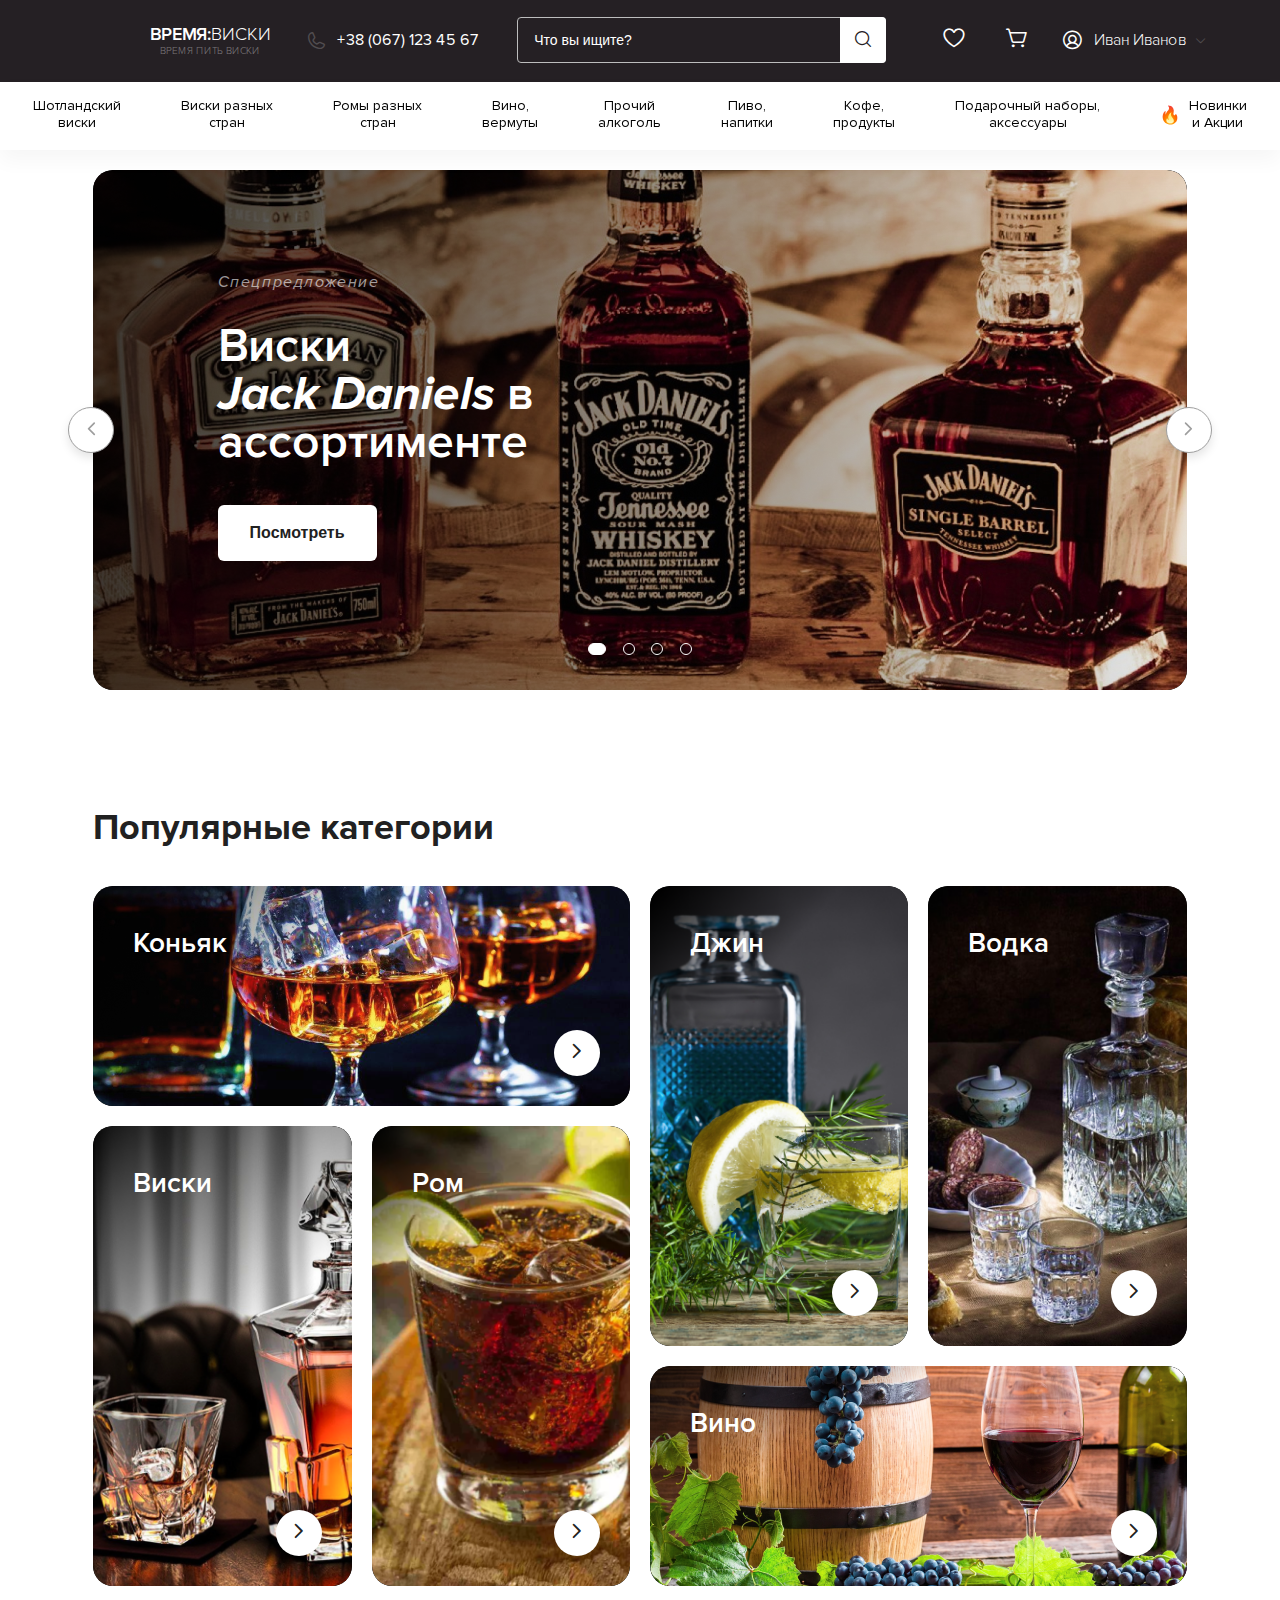
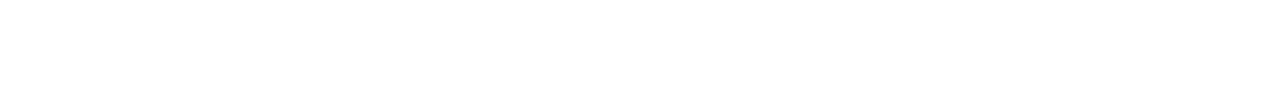
<file: index.html>
<!DOCTYPE html>
<html lang="en">
<head>
    <meta charset="UTF-8">
    <meta http-equiv="X-UA-Compatible" content="IE=edge">
    <meta name="viewport" content="width=device-width, initial-scale=1.0">
    <title>ВРЕМЯ:ВИСКИ</title>
    <link rel="stylesheet" href="css/fonts.css">
    <link rel="stylesheet" href="css/iconFont.css">
    <link rel="stylesheet" href="/css/slick.css">
    <link rel="stylesheet" href="css/style.css">
</head>
<body>
    <header class="header">
        <div class="container">
            <div class="wrapper">
                <div class="header-burger">
                    <span class="header-burger__inner">
                    </span>
                </div>
                <div class="logo">
                    <a href="#" class="logo__link">
                        <div class="logo__sign">ВРЕМЯ:<span class="thin">ВИСКИ</span></div>
                    </a>
                    <div class="logo__slogan">Время пить виски</div>
                </div>
                <div class="phone-block">
                    <span class="icon-phone">
                    </span>
                    <a href="tel:+380671234567" class="telephone">+38 (067) 123 45 67</a>
                </div>
                <form class="search-line__form">
                    <input type="text" class="input" placeholder="Что вы ищите?">
                    <button type="submit" class="button"><span class="icon-magnifier"></span></button>
                </form>
                
                <div class="user-product-collection">
                    <div class="favorites">
                        <span class="icon-heart"></span>
                    </div>
                    <div class="shopping-cart">
                        <span class="icon-shoppingCart"></span>
                    </div>
                </div>
            
            
                <div class="user-block">
                    <span class="icon-userCircle"></span>
                    <div class="user-block__name">Иван Иванов</div>
                    <span class="icon-caretDown"></span>
                </div>
            
            </div> 
            
        </div>
    </header>
    <div class="mobile-menu">
        <div class="mobile-menu-user-block">
            <div class="container">
                <div class="mobile-menu-user-main">
                    <span class="icon-userCircle icon-userCircle_mobile"></span>
                    <div class="mobile-menu-user-main__name">Иван Иванов</div>
                    <span class="icon-caretDown icon-caretDown_mobile"></span>
                    
                </div>
                <div class="personal-settings">
                    <a class="personal-settings__info">Личные данные</a>
                    <a class="personal-settings__orders">Мои заказы<span class="order-count"> (2)</span></a>
                    <a class="personal-settings__favorites">Избранное<span class="favorites-count"> (3)</span></a>
                    <a class="personal-settings__account-exit">Выйти из аккаунта</a>        
                </div>
            </div>
        </div>
        <div class="mobile-menu-customer-info">
            <div class="container">
                <div class="btn-mobile">
                    <span class="btn-mobile__name">Перейти в каталог</span>
                    <img src="assets/icons/ArrowRight.svg" alt="arrow" class="btn-mobile__icon">
                </div>
                <a class="mobile-menu-customer-info__item">Доставка и оплата</a>
                <a class="mobile-menu-customer-info__item">Возврат и обмен</a>
                <a class="mobile-menu-customer-info__item">Контакты</a>
                <a class="mobile-menu-customer-info__item">О нас</a>
            </div>
        </div>
        <div class="mobile-menu-footer-contacts">
            <div class="container">
                <div class="mobile-menu-footer-contacts__phone-block">
                    <img src="assets/icons/Phone.svg" alt="phone-icon" class="phone-block__icon">
                    <a href="tel:+380671234567" class="telephone">+38 (067) 123 45 67</a>
                </div>
                <div class="mobile-menu-footer-contacts__mail-block">
                    <img src="assets/icons/EnvelopeSimple.svg" alt="envelope-icon" class="mail-block__icon">
                    <a href="mailto:whickey@mail.com" class="email">whickey@mail.com</a>
                </div>
                <div class="mobile-menu-footer-contacts__social-media-icons">
                    <a href="#" class="social-media-icon">
                        <img src="assets/icons/instagramm.svg" alt="instagram">
                    </a>
                    <a href="#" class="social-media-icon">
                        <img src="assets/icons/telegramm.svg" alt="telegram">
                    </a>
                    <a href="#" class="social-media-icon">
                        <img src="assets/icons/facebook.svg" alt="facebook">
                    </a>
                </div>
            </div>
        </div>
            
    </div>
    
    <div class="subheader">
        <div class="container">
            <nav class="product-types">
                <div class="product-type__item">
                    Шотландский<br>виски
                </div>
                <div class="product-type__item">
                    Виски разных<br>стран
                </div>
                <div class="product-type__item">
                    Ромы разных<br>стран
                </div>
                <div class="product-type__item">
                    Вино,<br>вермуты
                </div>
                <div class="product-type__item">
                    Прочий<br>алкоголь
                </div>
                <div class="product-type__item">
                    Пиво,<br>напитки
                </div>
                <div class="product-type__item">
                    Кофе,<br>продукты
                </div>
                <div class="product-type__item">
                    Подарочный наборы,<br>аксессуары
                </div>
                <div class="product-type__item">
                    <img class="icon-fire" src="assets/icons/fire.svg" alt="fire_sign">
                    Новинки<br>и Акции
                </div>
            </nav>
        </div>
    </div>
    

    <div class="overlay"></div>
    
    <div class="megamenu-with-buttons">
        <div class="megamenu__content">
            <div class="megamenu__column">
                <div class="btn_megamenu">Вид Напитка 1</div>
                <div class="btn_megamenu">Вид Напитка 2</div>
                <div class="btn_megamenu">Вид Напитка 3</div>
            </div>
            <div class="megamenu__column">
                <div class="megamenu__heading">
                    Тип
                </div>
                <a href="#" class="megamenu_item">
                    Виски номер 1
                </a>
                <a href="#" class="megamenu_item">
                    Виски номер 2
                </a>
                <a href="#" class="megamenu_item">
                    Виски номер 3
                </a>
                <a href="#" class="megamenu_item">
                    Виски номер 4
                </a>
                <a href="#" class="megamenu_item">
                    Виски номер 5
                </a>
            </div>
            <div class="megamenu__column">
                <div class="megamenu__heading">
                    Страна
                </div>
                <a href="#" class="megamenu_item">
                    Страна номер 1
                </a>
                <a href="#" class="megamenu_item">
                    Страна номер 2
                </a>
                <a href="#" class="megamenu_item">
                    Страна номер 3
                </a>
                <a href="#" class="megamenu_item">
                    Страна номер 4
                </a>
                <a href="#" class="megamenu_item">
                    Страна номер 5
                </a>
            </div>
            <div class="megamenu__column">
                <div class="megamenu__heading">
                    Бренды
                </div>
                <a href="#" class="megamenu_item">
                    Бренд номер 1 
                </a>
                <a href="#" class="megamenu_item">
                    Бренд номер 2
                </a>
                <a href="#" class="megamenu_item">
                    Бренд номер 3
                </a>
                <a href="#" class="megamenu_item">
                    Бренд номер 4
                </a>
                <a href="#" class="megamenu_item">
                    Бренд номер 5
                </a>
            </div>
            <div class="megamenu__column">
                <a href="#" class="megamenu-image-block">
                    <span class="megamenu-image-block__image-name">
                        Пиво по акции
                    </span>
                    <img src="/assets/img/beer_banner_megamenu.png" alt="product_photo" class="megamenu-image image_hover-effect">
                </a>
            </div>
        </div>
    </div>

    <div class="megamenu-without-buttons">
        <div class="megamenu__content">
            <div class="megamenu__column">
                <div class="megamenu__heading">
                    Тип
                </div>
                <a href="#" class="megamenu_item">
                    Виски номер 1
                </a>
                <a href="#" class="megamenu_item">
                    Виски номер 2
                </a>
                <a href="#" class="megamenu_item">
                    Виски номер 3
                </a>
                <a href="#" class="megamenu_item">
                    Виски номер 4
                </a>
                <a href="#" class="megamenu_item">
                    Виски номер 5
                </a>
            </div>
            <div class="megamenu__column">
                <div class="megamenu__heading">
                    Выдержка
                </div>
                <a href="#" class="megamenu_item">
                    значение 1
                </a>
                <a href="#" class="megamenu_item">
                    значение 2
                </a>
                <a href="#" class="megamenu_item">
                    значение 3
                </a>
                <a href="#" class="megamenu_item">
                    значение 4
                </a>
                <a href="#" class="megamenu_item">
                    значение 5
                </a>
            </div>
            <div class="megamenu__column">
                <div class="megamenu__heading">
                    Страна
                </div>
                <a href="#" class="megamenu_item">
                    Страна номер 1
                </a>
                <a href="#" class="megamenu_item">
                    Страна номер 2
                </a>
                <a href="#" class="megamenu_item">
                    Страна номер 3
                </a>
                <a href="#" class="megamenu_item">
                    Страна номер 4
                </a>
                <a href="#" class="megamenu_item">
                    Страна номер 5
                </a>
            </div>
            <div class="megamenu__column">
                <div class="megamenu__heading">
                    Бренды
                </div>
                <a href="#" class="megamenu_item">
                    Бренд номер 1 
                </a>
                <a href="#" class="megamenu_item">
                    Бренд номер 2
                </a>
                <a href="#" class="megamenu_item">
                    Бренд номер 3
                </a>
                <a href="#" class="megamenu_item">
                    Бренд номер 4
                </a>
                <a href="#" class="megamenu_item">
                    Бренд номер 5
                </a>
            </div>
            <div class="megamenu__column">
                <a href="#" class="megamenu-image-block">
                    <span class="megamenu-image-block__image-name">
                        Пиво по акции
                    </span>
                    <img src="/assets/img/beer_banner_megamenu.png" alt="product_photo" class="megamenu-image image_hover-effect">
                </a>
            </div>
        </div>
    </div>
    
    <div class="container">        
        <form class="search-line__form-mobile">
            <input type="text" class="input" placeholder="Что вы ищите?">
            <button type="submit" class="button">
                <span class="icon-magnifier"></span>
            </button>
        </form>
    </div>

    <section class="slider-section">
        <div class="container">
            <div class="slider">
                <div class="slider__slide">
                    <picture>
                        <source media="(max-width:576px)" srcset="assets/img/mobile_firstScreenSlider1.png">
                        <img src="assets/img/firstScreenSlider1.png" alt="slide1" class="slider__image image_hover-effect">
                    </picture> 
                    <div class="slider__message"> 
                        <span class="slider__message-type">Спецпредложение</span>
                        <h1 class="message">
                            Виски <span class="product">Jack Daniels</span>
                            в ассортименте
                        </h1>
                        <button class="btn">Посмотреть</button>
                    </div>
                </div>
                <div class="slider__slide">
                    <picture>
                        <source media="(max-width:576px)" srcset="assets/img/mobile_firstScreenSlider1.png">
                        <img src="assets/img/firstScreenSlider1.png" alt="slide1" class="slider__image image_hover-effect">
                    </picture>
                    <div class="slider__message"> 
                        <span class="slider__message-type">Спецпредложение</span>
                        <h1 class="message">
                            Виски <span class="product">Jack Daniels</span>
                            в ассортименте
                        </h1>
                        <button class="btn">Посмотреть</button>
                    </div>
                </div>
                <div class="slider__slide">
                    <picture>
                        <source media="(max-width:576px)" srcset="assets/img/mobile_firstScreenSlider1.png">
                        <img src="assets/img/firstScreenSlider1.png" alt="slide1" class="slider__image image_hover-effect">
                    </picture>
                    <div class="slider__message"> 
                        <span class="slider__message-type">Спецпредложение</span>
                        <h1 class="message">
                            Виски <span class="product">Jack Daniels</span>
                            в ассортименте
                        </h1>
                        <button class="btn">Посмотреть</button>
                    </div>
                </div>
                <div class="slider__slide">
                    <picture>
                        <source media="(max-width:576px)" srcset="assets/img/mobile_firstScreenSlider1.png">
                        <img src="assets/img/firstScreenSlider1.png" alt="slide1" class="slider__image image_hover-effect">
                    </picture>
                    <div class="slider__message"> 
                        <span class="slider__message-type">Спецпредложение</span>
                        <h1 class="message">
                            Виски <span class="product">Jack Daniels</span>
                            в ассортименте
                        </h1>
                        <button class="btn">Посмотреть</button>
                    </div>
                </div>
            </div>
        </div>

    </section>
    <section class="categories">
        <div class="container">
            <h2 class="section-heading">
                Популярные категории
            </h2>
            <div class="categories-wrapper">
                <a class="image-block">
                    <span class="image-block__name">Коньяк</span>
                    <button class="btn_arrow">
                        <span class="icon-caretRight"></span>
                    </button>
                    <picture>
                        <source media="(max-width:680px)" srcset="assets/img/mobile_2nd_section_1.png">
                        <img src="assets/img/2nd_section_1.png" alt="image_1" class="image image_hover-effect i1">
                    </picture>
                </a>
                <a class="image-block">
                    <span class="image-block__name">Джин</span>
                    <button class="btn_arrow">
                        <span class="icon-caretRight"></span>
                    </button>
                    <picture>
                        <source media="(max-width:680px)" srcset="assets/img/mobile_2nd_section_2.png">
                        <img src="assets/img/2nd_section_2.png" alt="image_2" class="image image_hover-effect i2">
                    </picture>
                </a>
                <a class="image-block">
                    <span class="image-block__name">Водка</span>
                    <button class="btn_arrow">
                        <span class="icon-caretRight"></span>
                    </button>
                    <picture>
                        <source media="(max-width:680px)" srcset="assets/img/mobile_2nd_section_3.png">
                        <img src="assets/img/2nd_section_3.png" alt="image_3" class="image image_hover-effect i3">
                    </picture>
                </a>
                <a class="image-block">
                    <span class="image-block__name">Виски</span>
                    <button class="btn_arrow">
                        <span class="icon-caretRight"></span>
                    </button>
                    <picture>
                        <source media="(max-width:680px)" srcset="assets/img/mobile_2nd_section_4.png">
                        <img src="assets/img/2nd_section_4.png" alt="image_4" class="image image_hover-effect i4">
                    </picture>
                </a>
                <a class="image-block">
                    <span class="image-block__name">Ром</span>
                    <button class="btn_arrow">
                        <span class="icon-caretRight"></span>
                    </button>
                    <picture>
                        <source media="(max-width:680px)" srcset="assets/img/mobile_2nd_section_5.png">
                        <img src="assets/img/2nd_section_5.png" alt="image_5" class="image image_hover-effect i5">
                    </picture>
                </a>
                <a class="image-block">
                    <span class="image-block__name">Вино</span>
                    <button class="btn_arrow">
                        <span class="icon-caretRight"></span>
                    </button>
                    <picture>
                        <source media="(max-width:680px)" srcset="assets/img/mobile_2nd_section_6.png">
                        <img src="assets/img/2nd_section_6.png" alt="image_6" class="image image_hover-effect i6">
                    </picture>
                </a>
            </div>
        </div>
    </section>


    

    
    
    <script  src="/js/slider/jquery-3.6.0.min.js"></script>
    <script  src="/js/slider/slick.min.js"></script>
    <script  src="/js/slider/slider.js"></script>
</body>
</html>
</file>
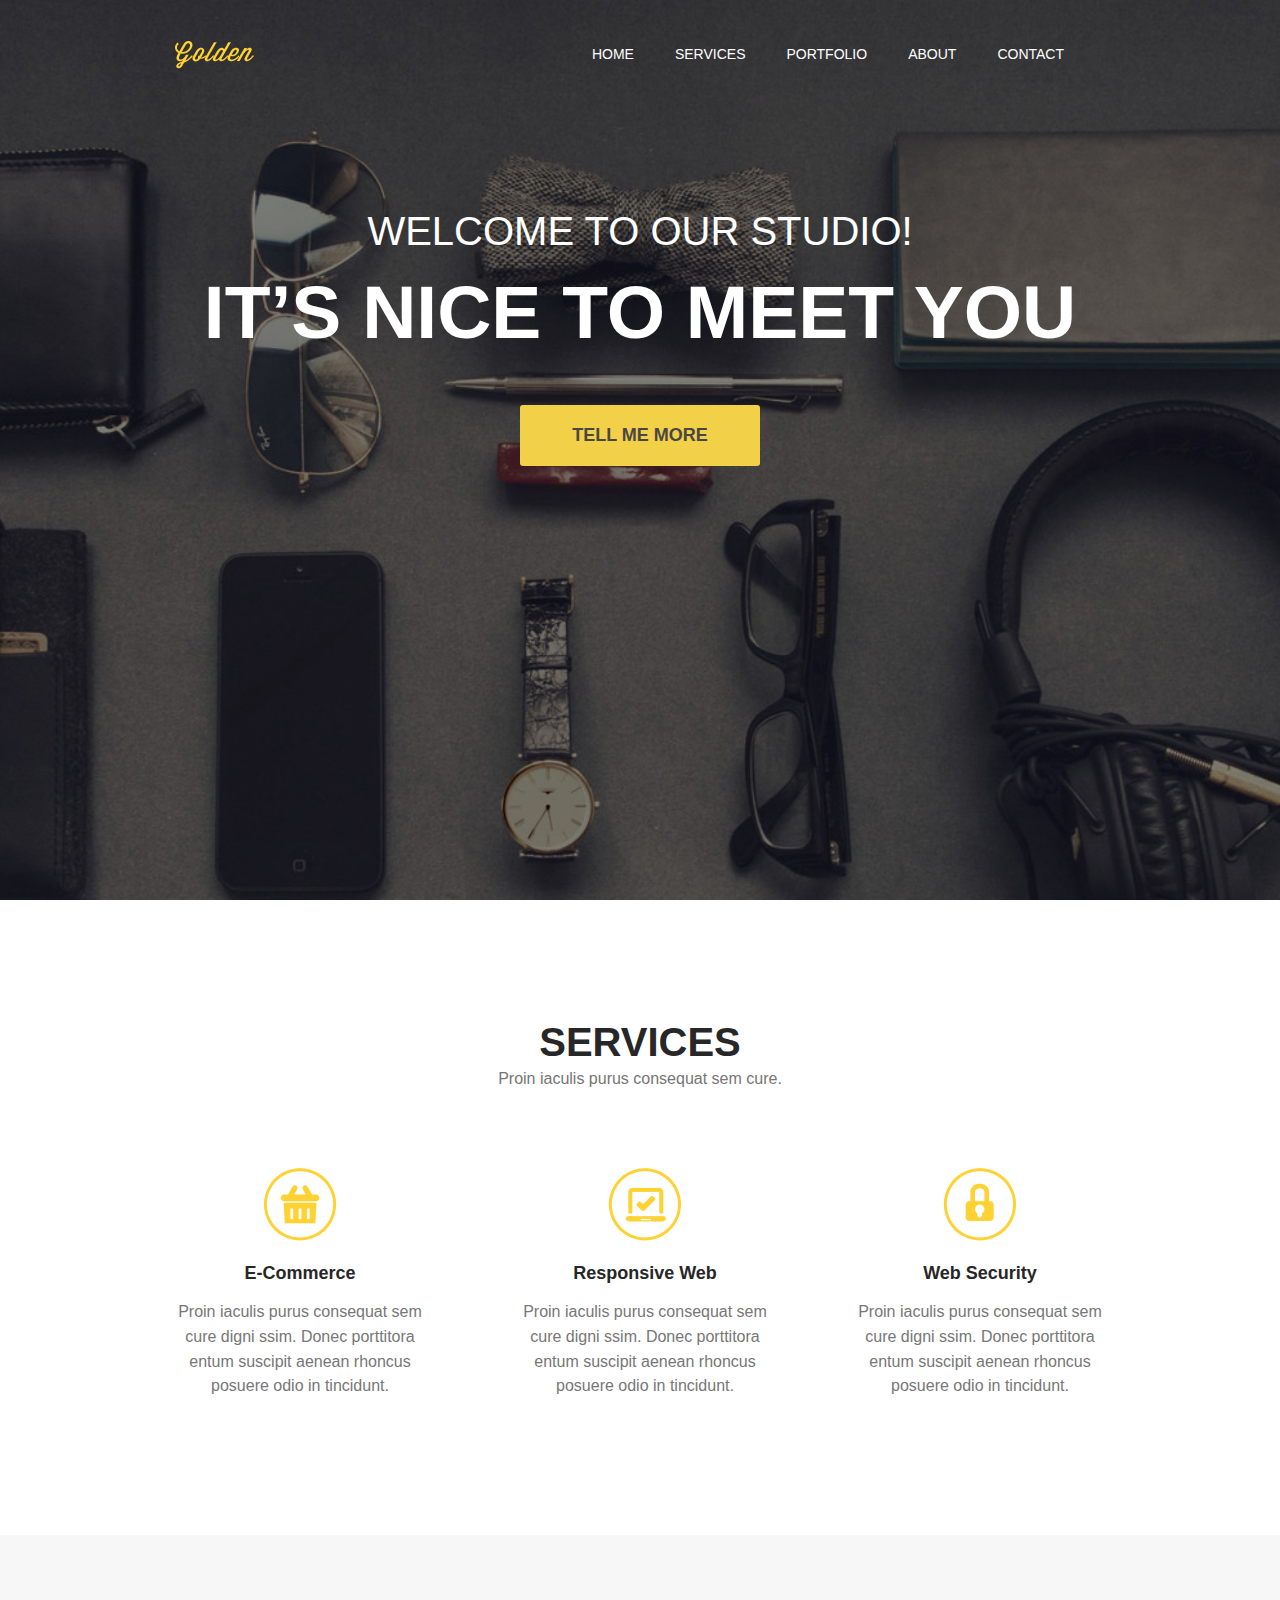
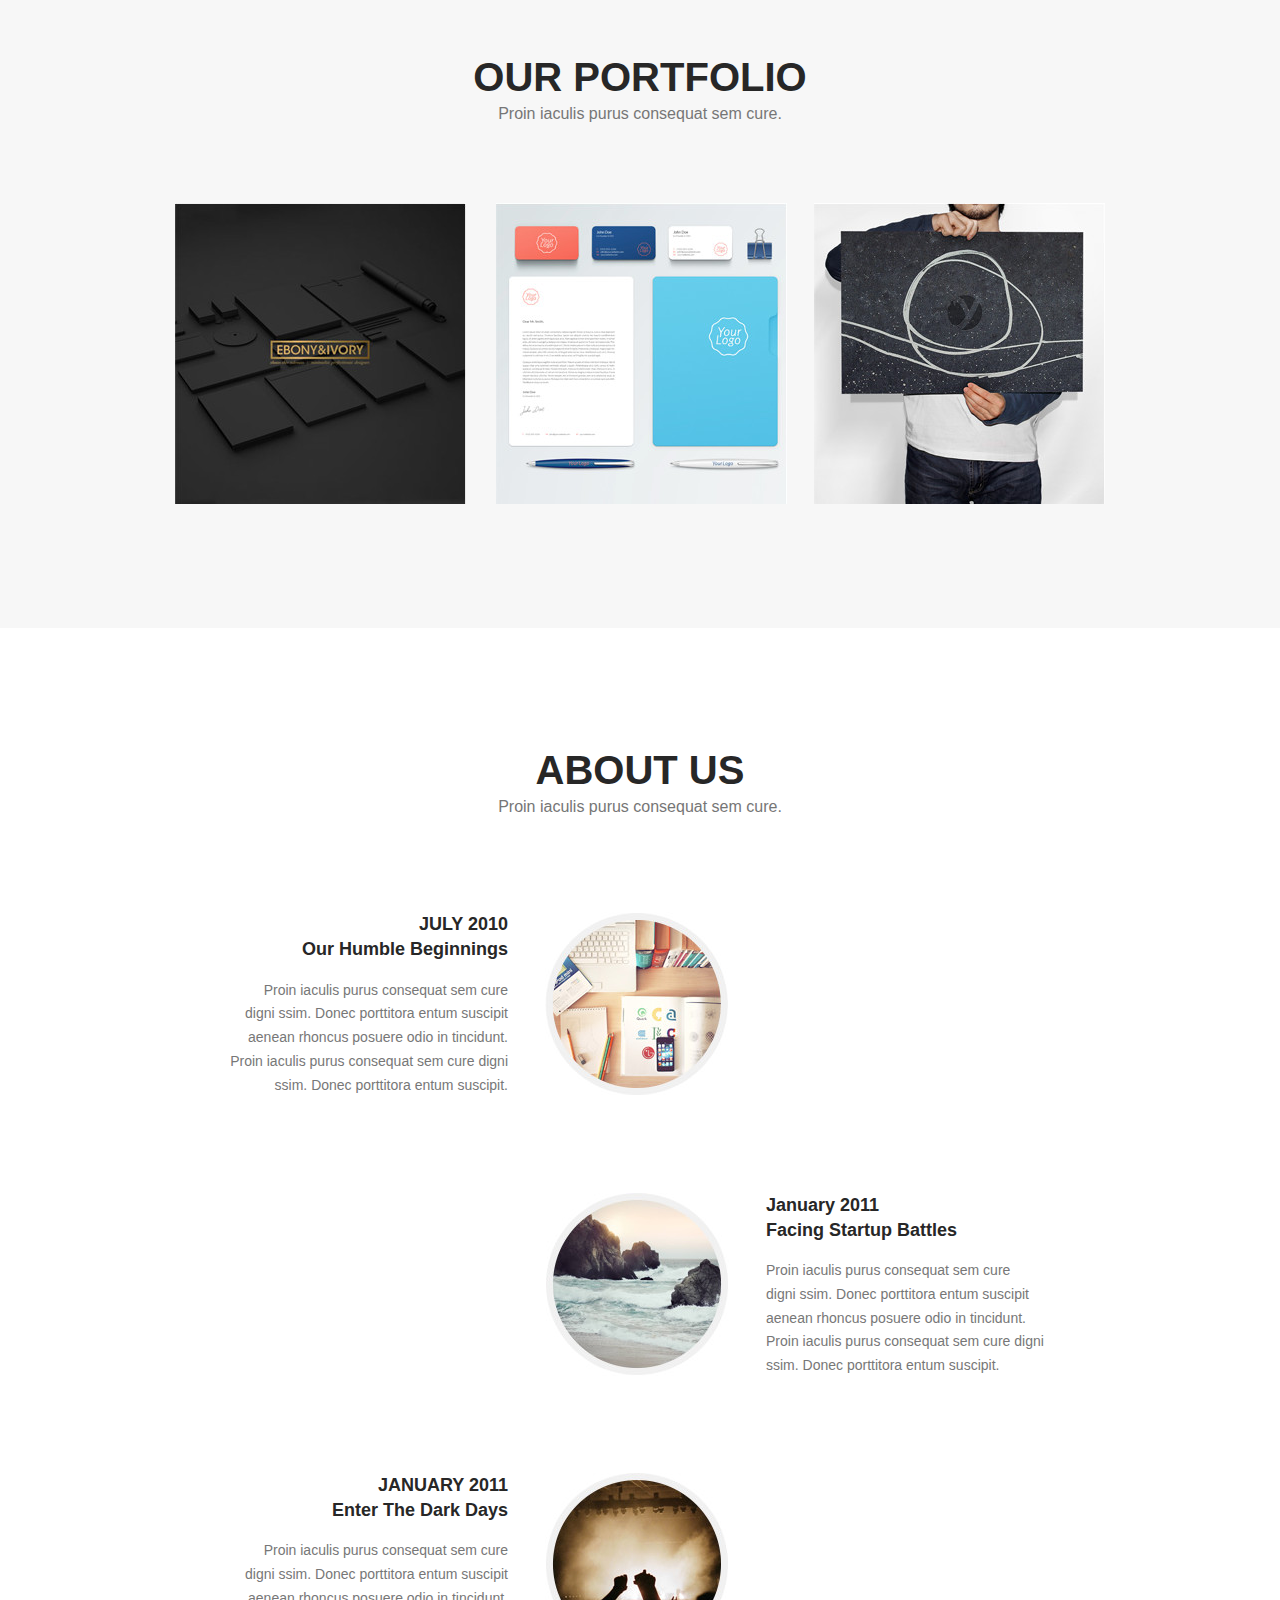
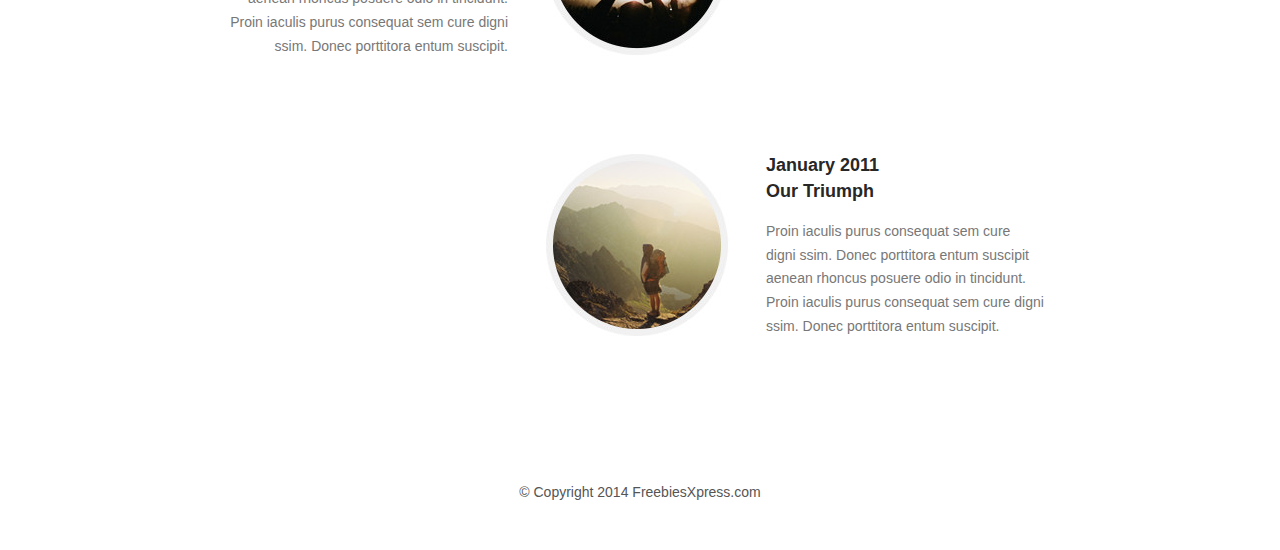
<file: golden/index.html>
<!DOCTYPE html>
<html lang="en">

<head>
	<meta charset="UTF-8">
	<title>Golden</title>
	<link rel="stylesheet" href="css/main.css">
</head>

<body>
	<header>
		<div class="container">
			<div class="heading clearfix">
				<img src="img/logo.png" alt="Golden" class="logo">
				<nav>
					<ul class="menu">
					<li>
						<a href="#">
							Home
						</a>
					</li>
					<li>
						<a href="#">
							Services
						</a>
					</li>
					<li>
						<a href="#">
							Portfolio
						</a>
					</li>
					<li>
						<a href="#">
							About
						</a>
					</li>
					<li>
						<a href="#">
							Contact
						</a>
					</li>

					</ul>
				</nav>
			</div>
			
			<div class="titles">
				<div class="titles_first">
					Welcome To Our Studio!
				</div>

				<h1>
					It’s nice to Meet you
				</h1>
			</div>

			<a href="https://www.youtube.com/" class="button">
				Tell Me More
			</a>

		</div>
	</header>

	<section>
		<div class="container">
			<div class="title">

				<h2>
					Services
				</h2>
				<p>
					Proin iaculis purus consequat sem cure. 
				</p>

			</div>
			<div class="services clearfix">
				<div class="services_item">
					<img src="img/icon1.png" alt="услуга">
					<h3>E-Commerce</h3>
					<p>Proin iaculis purus consequat sem cure 
					digni ssim. Donec porttitora entum suscipit 
					aenean rhoncus posuere odio in tincidunt.</p>

				</div>

				<div class="services_item">
					<img src="img/icon2.png" alt="услуга">
					<h3>Responsive Web</h3>
					<p>Proin iaculis purus consequat sem cure 
					digni ssim. Donec porttitora entum suscipit 
					aenean rhoncus posuere odio in tincidunt.</p>

				</div>

				<div class="services_item">
					<img src="img/icon3.png" alt="услуга">
					<h3>Web Security</h3>
					<p>Proin iaculis purus consequat sem cure 
					digni ssim. Donec porttitora entum suscipit 
					aenean rhoncus posuere odio in tincidunt.</p>

				</div>


			</div>
			
		</div>
	</section>	


	<section id="portfolio">
		<div class="container">
			<div class="title">

				<h2>
					Our portfolio
				</h2>
				<p>
					Proin iaculis purus consequat sem cure. 
				</p>

			</div>
			<div class="works clearfix">
				<img src="img/img1.jpg" alt="работа">
				<img src="img/img2.jpg" alt="работа">
				<img src="img/img3.jpg" alt="работа">
			</div>

		</div>
	</section>


	<section>
		<div class="container">
			<div class="title">

				<h2>
					About Us
				</h2>
				<p>
					Proin iaculis purus consequat sem cure. 
				</p>

			</div>
			<div class="clearfix">
				<div class="achivements clearfix">
					<div class="h4p clearfix">
						<h4>
							<span> 
								July 2010 
							</span><br>
							Our Humble Beginnings
						</h4>
						<p>
						Proin iaculis purus consequat sem cure <br> 
						digni ssim. Donec porttitora entum suscipit <br> 
						aenean rhoncus posuere odio in tincidunt. Proin 
						iaculis purus consequat sem cure digni <br>
						ssim. Donec porttitora entum suscipit.	
						</p>
					</div>
					<img src="img/about1.jpg" alt="достижение">
				</div>
					
				<div class="achivements1 clearfix">
					<div class="h4p1 clearfix">
						<h4>
							<span> January 2011 </span><br>
							Facing Startup Battles
						</h4>
						<p>
						Proin iaculis purus consequat sem cure <br> 
						digni ssim. Donec porttitora entum suscipit <br> 
						aenean rhoncus posuere odio in tincidunt. Proin 
						iaculis purus consequat sem cure digni <br>
						ssim. Donec porttitora entum suscipit.	
						</p>
					</div>
					<img src="img/about2.jpg" alt="достижение">
				</div>
				
				<div class="achivements clearfix">
					<div class="h4p clearfix">
						<h4>
							<span> January 2011 </span><br>
							Enter The Dark Days
						</h4>
						<p>
						Proin iaculis purus consequat sem cure <br> 
						digni ssim. Donec porttitora entum suscipit <br> 
						aenean rhoncus posuere odio in tincidunt. Proin 
						iaculis purus consequat sem cure digni <br>
						ssim. Donec porttitora entum suscipit.	
						</p>
					</div>
					<img src="img/about3.jpg" alt="достижение">
				</div>

				<div class="achivements1 clearfix">
					<div class="h4p1 clearfix">
						<h4>
							<span> January 2011 </span><br>
							Our Triumph
						</h4>
						<p>
						Proin iaculis purus consequat sem cure <br> 
						digni ssim. Donec porttitora entum suscipit <br> 
						aenean rhoncus posuere odio in tincidunt. Proin 
						iaculis purus consequat sem cure digni <br>
						ssim. Donec porttitora entum suscipit.	
						</p>
					</div>
					<img src="img/about4.jpg" alt="достижение">
				</div>
			</div>

		</div>
	</section>

	<footer>
		<div class="container ">
			<h5>
				© Copyright 2014 FreebiesXpress.com
			</h5>


			 
		</div>
	</footer>



</body>



</html>
</file>
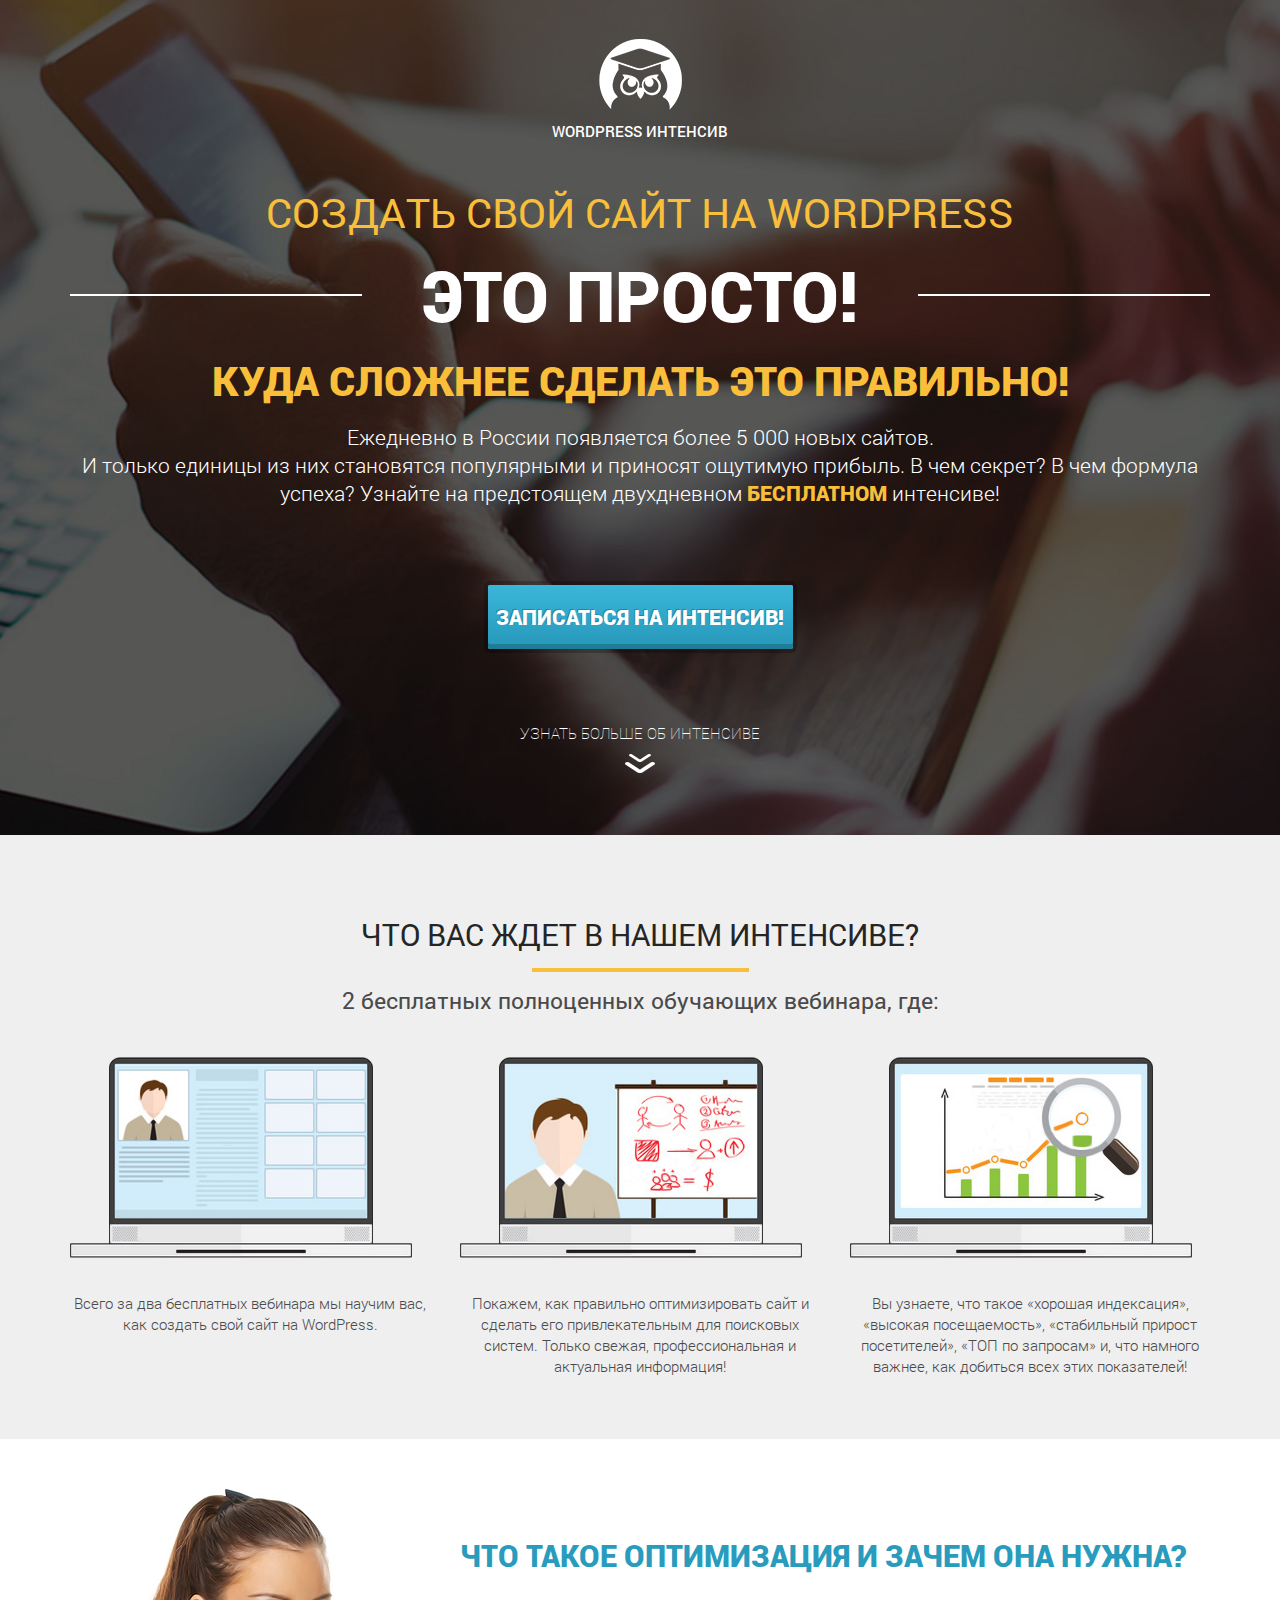
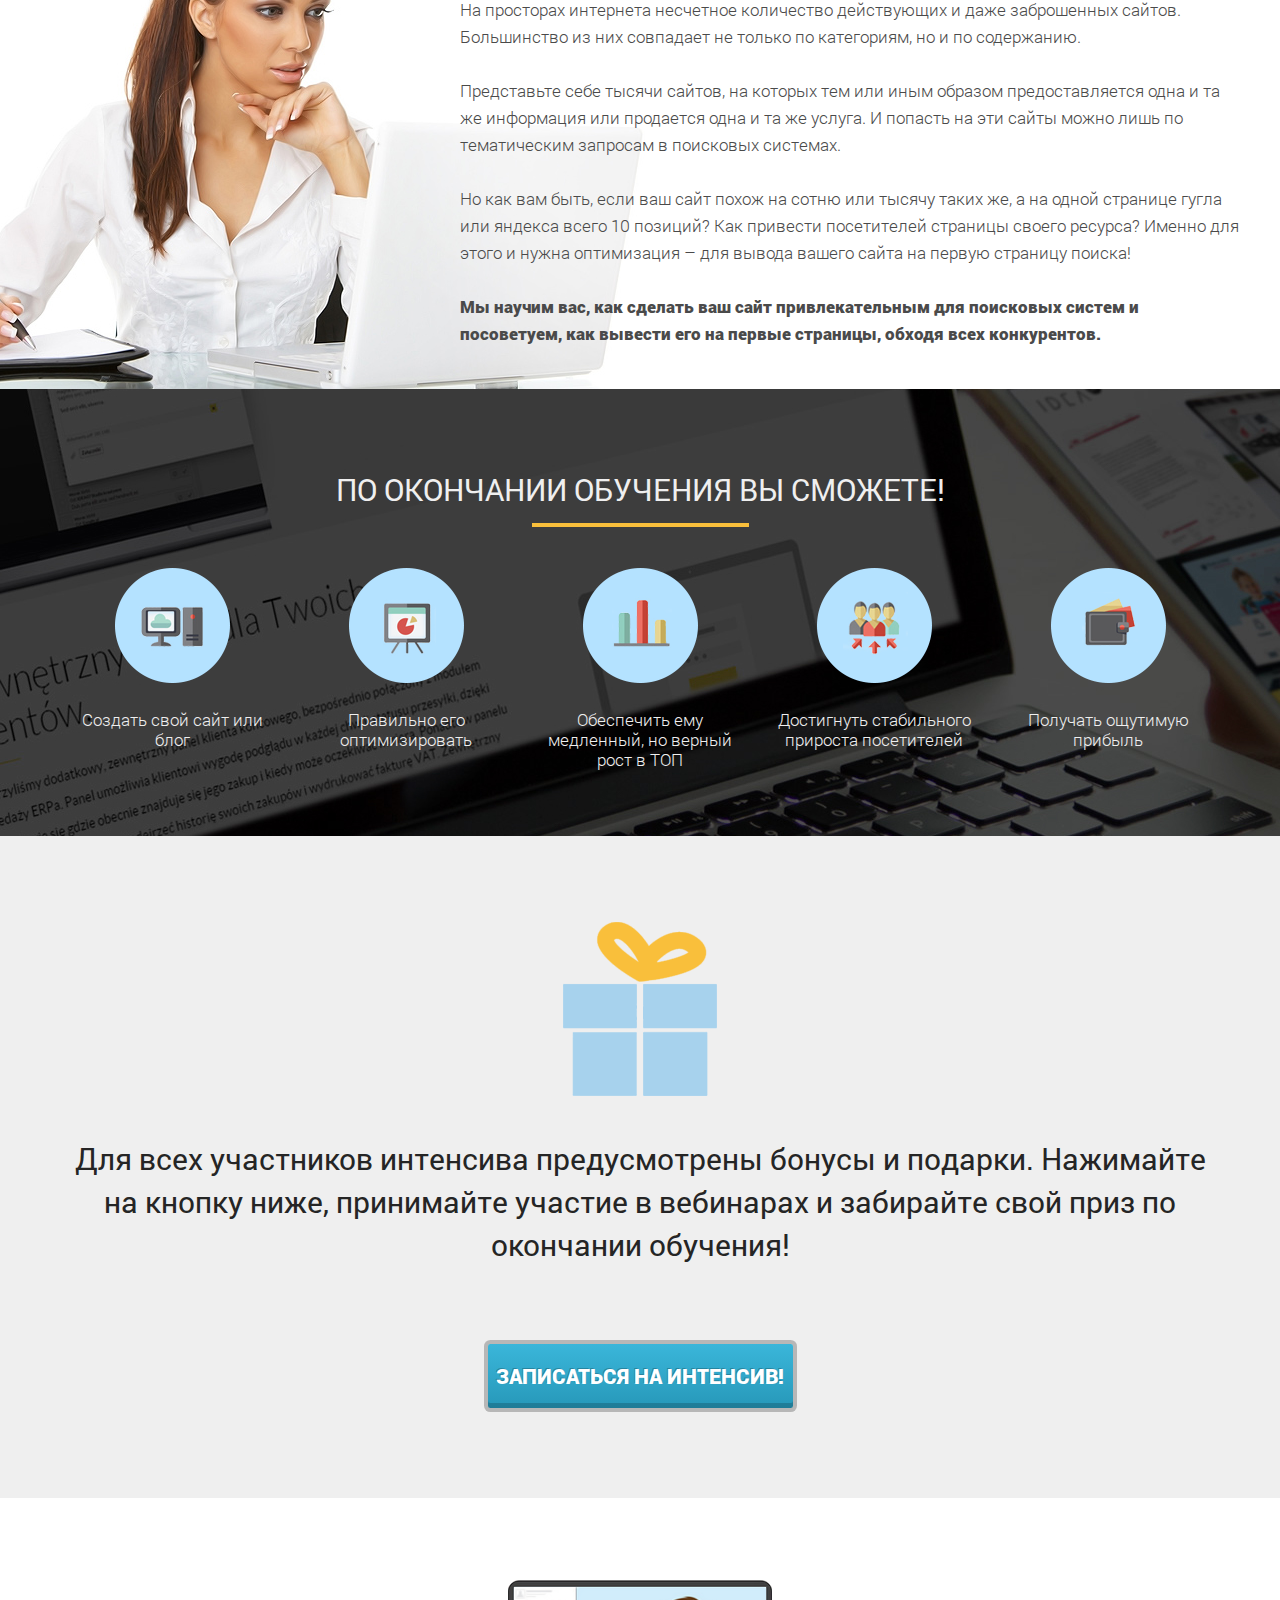
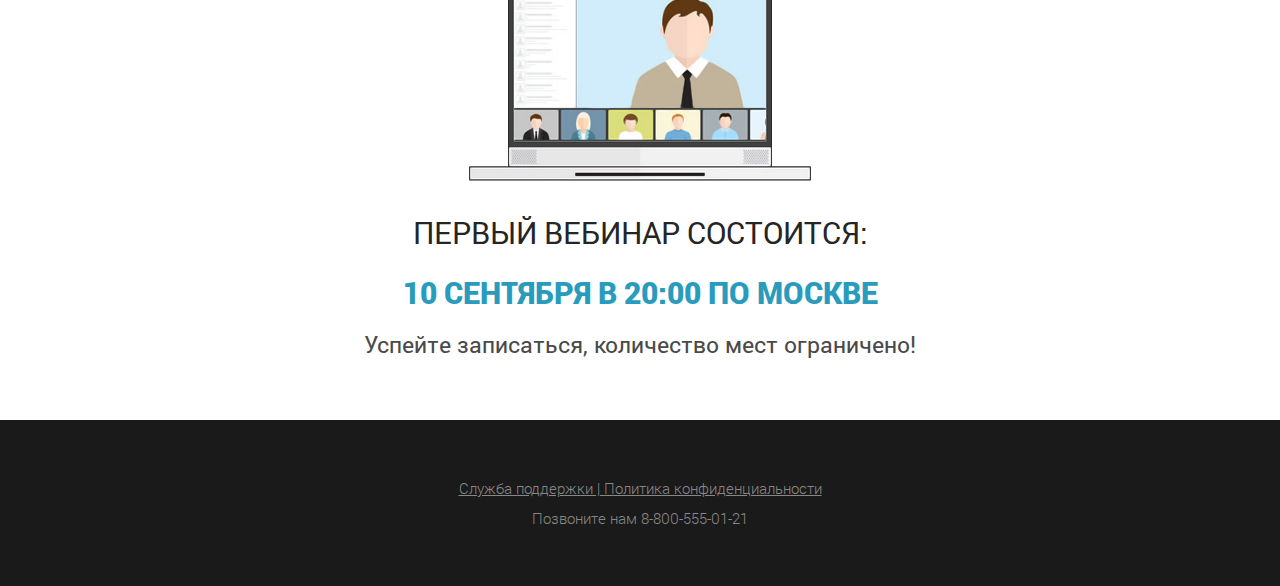
<file: intensive/index.html>
<!DOCTYPE html>
<html lang="en">
<head>
    <meta charset="UTF-8">
    <meta http-equiv="X-UA-Compatible" content="IE=edge">
    <meta name="viewport" content="width=device-width, initial-scale=1.0">
    <title>Wordpress-интенсив</title>
    <link rel="stylesheet" href="css/normalize.css">
    <link rel="stylesheet" href="css/fonts.css">
    <link rel="stylesheet" href="css/style.css">
    
</head>

<body>
    <section class="firstScreen">
        <div class="container">
            <div class="logo">
                <img src="icons/logo.png" alt="logo" class="logo_img">
                <div class="logo_text">
                    WordPress интенсив
                </div>    
            </div>
            <h1>
                Создать свой сайт на WordPress 
            </h1>
            <div class="sloganbetweenlines">
                <div class="sloganitems1"> </div>
                <div class="sloganitem">
                    это просто! 
                </div>
                <div class="sloganitems1"></div>
            </div>
            <div class="secondyellowtitle">
                Куда сложнее сделать это правильно!
            </div>
            <p class="everyday">
                Ежедневно в России появляется более 5 000 новых сайтов. <br>
                И только единицы из них становятся популярными и приносят ощутимую прибыль. В чем секрет? В чем формула успеха? Узнайте на предстоящем двухдневном <span class="free">БЕСПЛАТНОМ</span> интенсиве!
            </p>
            <button>
                Записаться на интенсив!
            </button>
            <div class="more">
                <div class="morephrase">
                    узнать больше об интенсиве
                </div>
                <img src="icons/firstBgIcon.png" alt="more">
            </div>
        </div>
    </section>
    <section class="expectations">
            <div class="container">
                <div class="titles">
                    <div class="titleitem1">
                        <div class="title">
                            Что вас ждет в нашем интенсиве?
                        </div>
                        <div class="line1"></div>
                    </div>
                    <div class="titleitem2">
                        2 бесплатных полноценных обучающих вебинара, где:
                    </div>
                </div>

                <div class="expectitems">
                    <div class="expectitem">
                        <img src="icons/secondScreenFirstIcon.png" alt="monitor" class="itempic">
                        <p class="itemtext1">
                            Всего за два бесплатных вебинара мы научим вас, как создать свой сайт на WordPress.
                        </p>
                    </div>
                    <div class="expectitem">
                        <img src="icons/secondScreenSecondIcon.png" alt="monitor" class="itempic">
                        <p class="itemtext1">
                            Покажем, как правильно оптимизировать сайт и сделать его привлекательным для поисковых систем. Только свежая, профессиональная и актуальная информация!
                        </p>
                    </div>
                    <div class="expectitem">
                        <img src="icons/6laptopSecond.png" alt="monitor" class="itempic">
                        <p class="itemtext1">
                            Вы узнаете, что такое «хорошая индексация»,
                            «высокая посещаемость», «стабильный прирост посетителей», «ТОП по запросам» и, что намного важнее, как добиться всех этих показателей!
                        </p>
                    </div>
                </div>
            </div>
    </section>
    
    <section class="opti">
        <div class="container">
            <div class="optitextandimage">
                <img src="img/thirdScreenGirl.jpg" alt="Girl">
                <div class="optitext">
                    <h2 class="optititle">
                        Что такое оптимизация и зачем она нужна?
                    </h2>
                    <p class="optiparagraph">
                        На просторах интернета несчетное количество действующих и даже заброшенных сайтов. Большинство из них совпадает не только по категориям, но и по содержанию.<br><br> 
                        Представьте себе тысячи сайтов, на которых тем или иным образом предоставляется одна и та же информация или продается одна и та же услуга. И попасть на эти сайты можно лишь по тематическим запросам в поисковых системах.<br><br> 
                        Но как вам быть, если ваш сайт похож на сотню или тысячу таких же, а на одной странице гугла или яндекса всего 10 позиций? Как привести посетителей страницы своего ресурса? Именно для этого и нужна оптимизация – для вывода вашего сайта на первую страницу поиска!<br><br>
                        <span class="boldendofopti">Мы научим вас, как сделать ваш сайт привлекательным для поисковых систем и посоветуем, как вывести его на первые страницы, обходя всех конкурентов.</span>
                    </p>
                </div>

            </div>
        </div>
    </section>
    <section class="results">
        <div class="container">
            <div class="titleitem1">
                <div class="title">
                    По окончании обучения Вы сможете!
                </div>
                <div class="line1"></div>
            </div>

            <div class="resultsitems">
                <div class="resultitem">
                    <img src="icons/4screen1icon.png" alt="icon" class="itemicon">
                    <div class="itemtext2">
                        Создать свой сайт или блог
                    </div>
                </div>
                <div class="resultitem">
                    <img src="icons/4screen2icon.png" alt="icon" class="itemicon">
                    <div class="itemtext2">
                        Правильно его оптимизировать
                    </div>
                </div>
                <div class="resultitem">
                    <img src="icons/4screen3icon.png" alt="icon" class="itemicon">
                    <div class="itemtext2">
                        Обеспечить ему медленный, но верный рост в ТОП
                    </div>
                </div>
                <div class="resultitem">
                    <img src="icons/4screen4icon.png" alt="icon" class="itemicon">
                    <div class="itemtext2">
                        Достигнуть стабильного прироста посетителей
                    </div>
                </div>
                <div class="resultitem">
                    <img src="icons/4screen5icon.png" alt="icon" class="itemicon">
                    <div class="itemtext2">
                        Получать ощутимую прибыль
                    </div>
                </div>
            </div>


        </div>
    </section>
    <section class="gift_section">
        <div class="container">
            <img src="icons/gift.png" alt="gift" class="gift">
            <p class="gift_p">
                Для всех участников интенсива предусмотрены бонусы и подарки. Нажимайте на кнопку ниже, принимайте участие в вебинарах и забирайте свой приз по окончании обучения!
            </p>
            <button> 
                Записаться на интенсив!
            </button>
        </div>
    </section>
    <section class="webinar_sec">
        <div class="container">
            <div class="webinar">
                <img src="icons/6laptopFirst.png" alt="webinar_pic" class="webinar_pic">
                <div class="title">
                    Первый вебинар состоится:
                </div>
                <div class="optititle">
                    10 сентября в 20:00 по Москве
                </div>
                <div class="titleitem2">
                    Успейте записаться, количество мест ограничено!
                </div>

            </div>
        </div>
    </section>
    <footer>
        <div class="container">
            <span class="underline">Служба поддержки  |  Политика конфиденциальности</span> <br><br>
            Позвоните нам 8-800-555-01-21
        </div>
    </footer>
</body>

</html>
</file>
<file: css/fonts.css>
@font-face {
    font-family: 'Proxima Nova';
    src: local('Proxima Nova'),
    url('../assets/fonts/ProximaNova-Light.woff') format('woff');
    font-weight: 300;
    font-style: normal;
}

@font-face {
    font-family: 'Proxima Nova';
    src: local('Proxima Nova'),
    url('../assets/fonts/ProximaNova-Regular.woff') format('woff');
    font-weight: 400;
    font-style: normal;
}


@font-face {
    font-family: 'Proxima Nova';
    src: local('Proxima Nova'),
    url('../assets/fonts/ProximaNova-RegularIt.woff') format('woff'),;
    font-weight: 400;
    font-style: italic;
}

@font-face {
    font-family: 'Proxima Nova';
    src: local('Proxima Nova'),
    url('../assets/fonts/ProximaNova-Semibold.woff') format('woff');
    font-weight: 600;
    font-style: normal;
}

@font-face {
    font-family: 'Proxima Nova';
    src: local('Proxima Nova'),
    url('../assets/fonts/ProximaNova-SemiboldIt.woff') format('woff');
    font-weight: 600;
    font-style: italic;
}

@font-face {
    font-family: 'Proxima Nova';
    src: local('Proxima Nova'),
    url('../assets/fonts/ProximaNova-Bold.woff') format('woff');
    font-weight: 700;
    font-style: normal;
}

@font-face {
    font-family: 'Proxima Nova';
    src: local('Proxima Nova'),
    url('../assets/fonts/ProximaNova-BoldIt.woff') format('woff');
    font-weight: 700;
    font-style: italic;
}
</file>
<file: css/iconFont.css>
@font-face {
  font-family: 'icomoon';
  src:  url('/assets/fonts/icomoon.eot?gygfgf');
  src:  url('/assets/fonts/icomoon.eot?gygfgf#iefix') format('embedded-opentype'),
    url('/assets/fonts/icomoon.ttf?gygfgf') format('truetype'),
    url('/assets/fonts/icomoon.woff?gygfgf') format('woff'),
    url('/assets/fonts/icomoon.svg?gygfgf#icomoon') format('svg');
  font-weight: normal;
  font-style: normal;
  font-display: block;
}

[class^="icon-"], [class*=" icon-"] {
  /* use !important to prevent issues with browser extensions that change fonts */
  font-family: 'icomoon' !important;
  speak: never;
  font-style: normal;
  font-weight: normal;
  font-variant: normal;
  text-transform: none;
  line-height: 1;

  /* Better Font Rendering =========== */
  -webkit-font-smoothing: antialiased;
  -moz-osx-font-smoothing: grayscale;
}

.icon-caretDown:before {
  content: "\e900";
}
.icon-caretLeft:before {
  content: "\e901";
}
.icon-caretRight:before {
  content: "\e902";
}
.icon-heart:before {
  content: "\e903";
}
.icon-magnifier:before {
  content: "\e904";
}
.icon-phone:before {
  content: "\e905";
}
.icon-shoppingCart:before {
  content: "\e906";
}
.icon-userCircle:before {
  content: "\e907";
}
</file>
<file: css/style.css>
html {
    font-family: 'Proxima Nova', sans-serif;
    font-size: 62.5%;
}
body { 
    font-size: 1.6rem; 
    
} 
* {
    box-sizing: border-box;
    margin: 0;
    padding: 0;
}

.container {
    margin: 0 auto;
    width: 87vw;
    padding: 0px 1rem;
}
.header {
    background: #252024;
    padding: 1.7rem 0px 1.9rem 0px;
    position: relative;
    z-index: 5;
}
.mobile-menu {
    display: none;
}
.wrapper {
    display: flex;
    justify-content: space-between;
    align-items: center;
}

.logo {
    text-align: center;
}
.logo__link {
    text-decoration: none;
}
.logo__sign {
    font-weight: 600;
    font-size: 1.8rem;
    color: #fff;
}
.thin {
    font-weight: 300;
    font-size: 1.8rem;
    color: #fff;
}
.logo__slogan {
    font-weight: 300;
    font-size: 1rem;
    color: rgba(255, 255, 255, 0.4);
    text-align: center;
    text-transform: uppercase;
}

.phone-block {
    margin-left: -2rem;
    display: flex;
    align-items: center;
    justify-content: space-between;
}
.phone-block:hover .icon-phone,
.phone-block:hover .telephone {
    color: #1976D2;
}
.icon-phone {
    color: #514D50;
    font-size: 1.7rem;
}
.telephone {
    font-weight: 400;
    font-size: 1.6rem;
    color: #fff;
    text-decoration: none;
    margin-left: 1.2rem;
}


.search-line__form-mobile {
    display: none;
}
.search-line__form {
    position: relative;
    width: 28.8vw;
    margin-left: -1.8rem;
}
/* класс .active добавляем к поисковой строке при работе с ней */
.search-line__form.active .input {
    font-weight: 400;
    color: #616161;
    background: #FFFFFF;
    border-radius: 4px 4px 0 0;


}
.search-line__form.active .button {
    background: #C2185B;
    border-radius: 0 4px 0 0;
}
.search-line__form.active .icon-magnifier {
    color: #FFFFFF;
    font-size: 1.6rem;
}

.input {
    width: 100%;
    height: 46px;
    border: 0.5px solid #BDBDBD;
    border-radius: 4px;
    outline: none;
    background: #252024;
    color: #FFFFFF;
    text-indent: 1.6rem
}
.input::placeholder {
    color: #FFFFFF;
    font-weight: 300;
    font-size: 1.4rem;
    text-indent: 1.6rem
}
.button {
    width: 46px;
    height: 46px;
    border: none;
    background: #FFFFFF;
    border-radius: 0 4px 4px 0;
    cursor: pointer;
    position: absolute; 
    top: 0;
    right: 0px;
}
.icon-magnifier {
    color: #252024;
    font-size: 1.6rem;
}
.user-product-collection {
    display: flex;
    justify-content: space-between;
    align-items: center;
    margin-right: -2rem;
}
.favorites {
   cursor: pointer;
   margin-right: 2.05rem;
}
.icon-heart {
    color: #FFFFFF;
    font-size: 1.875rem;
    position: relative;
}
.icon-heart:hover {
    color: #1976D2;
}
/* класс .added для стилей иконок, при добавлении в избранное и корзину */
.icon-shoppingCart.added::after, .icon-heart.added::after {
    content: '1';
    width: 1.8rem;
    height: 1.6rem;
    background: #C2185B;
    box-shadow: 0px 4px 10px rgba(194, 24, 91, 0.2);
    border-radius: 4px;
    font-weight: 700;
    color: #fff;
    font-size: 1rem;
    text-align: center;
    display: block;
    font-family: 'Proxima Nova', sans-serif;
    position: absolute;
    top: -8;
    right: -10;
    line-height: 1.7rem;
}

.shopping-cart {
    cursor: pointer;
    margin-left: 2.05rem;
}
.icon-shoppingCart {
    color: #FFFFFF;
    font-size: 1.875rem;
    position: relative;
}
.icon-shoppingCart:hover {
    color: #1976D2;
}

.user-block {
    width: 11.3%;
    display: flex;
    justify-content: space-between;
    align-items: center;
    flex-shrink: 0;
    cursor: pointer;
}
.user-block:hover .icon-userCircle,
.user-block:hover .user-block__name,
.user-block:hover .icon-caretDown {
    color: #1976D2;
}
.icon-userCircle {
    color: #FFFFFF;
    font-size: 1.875rem; 
}
.user-block__name {
    font-weight: 300;
    font-size: 1.6rem;
    color:#FFFFFF;
    text-transform: capitalize;
    margin: 0px 1rem 0px 1.2rem;
    white-space: nowrap;
}
.icon-caretDown {
    font-size: 0.5rem;
    color: #514D50;
}
.modile-menu {
    display: none;
}
.subheader {
    background: #FFFFFF;
    box-shadow: 0px 10px 20px rgba(0, 0, 0, 0.04);
    position: relative;
    z-index: 5;
}
.product-types {
    display: flex;
    justify-content: center;
    align-items: center;
    text-align: center;
    

}
.product-type__item {
    padding: 1.6rem 4rem 1.8rem 4rem;
    font-weight: 400;
    font-size: 1.4rem;
    line-height: 1.68rem;
    white-space: nowrap;
    cursor: pointer;
    transition: all .2s;
}


.product-type__item:hover {
    background: #F5F5F5;
    color:  #C2185B;
    font-weight: 600;
}

.product-type__item:last-child {
    display: flex;
    justify-content: space-between;
}
.icon-fire {
    margin-right: 0.86rem;
}

/* оверлей (затемнение всего остального экрана) для мегаменю, при это header & subheader будут оставаться поверх оверлея */
.overlay {
    position: fixed;
    z-index: 4;
    top: 0;
    right: 0;
    bottom: 0;
    left: 0;
    background: rgba(0, 0, 0, 0.2);
    display: none; 
}

/* первый вариант мегаменю с кнопками для подразделов */
.megamenu-with-buttons {
    position: relative;
    display: none;
}
.megamenu__content {
    position: absolute;
    left: 50%;
    transform: translateX(-50%);
    width: 87vw;
    padding: 0px 1rem;
    z-index: 5;
    padding: 4rem 4rem 6rem 4rem;
    box-shadow: 0px 2rem 4rem rgba(0, 0, 0, 0.1);
    border-radius: 0 0 2rem 2rem;
    background-color: #fff;
    display: flex;
    justify-content: space-between;
    align-items: center;
}
.megamenu-image-block {
    position: relative;
    overflow: hidden;
    padding-top: 60%; 
    border-radius: 1rem;
    background: #000;
    height: 28rem;
    width: 26rem;
    cursor: pointer;
    display: block;
    text-decoration: none;
}
.megamenu-image-block__image-name {
    position: absolute;
    z-index: 1;
    left: 11.54%;
    top: 10.71%;
    font-weight: 600;
    font-size: 2.4rem;
    color: #FFFFFF;
}
.megamenu-image {
    position: absolute;
    top: 0;
    left: 0;
    width: 100%;
    height: 100%;
    object-fit: cover;
    border-radius: 1rem;
    transition: all 1.2s;
}
.btn_megamenu {
    font-size: 16px;
    font-weight: 600;
    line-height: 1.6rem;
    text-align: center;
    color: #AD1457;
    padding: 1.6rem 1.9rem;
    border: 1px solid #AD1457;
    border-radius: 6px;
    background: #FFFFFF;
    cursor: pointer;
    transition: all .3s;
    margin: 1.2rem 0;
}
.btn_megamenu:hover {
    background: #FCE4EC;
}
/* класс активности для нажатой кнопки в мегаменю */
.btn_megamenu.clicked-btn {
    background: #AD1457;
    color: #FFFFFF;
}
.megamenu__heading {
    font-weight: 600;
    font-size: 1.8rem;
    color: #212121;
}
.megamenu_item {
    font-weight: 400;
    font-size: 1.6rem;
    color: #212121;
    transition: all .3s;
    margin: 1.4rem 0;
    cursor: pointer;
    line-height: 3rem;
    display: block;
    text-decoration: none;
}
.megamenu_item:hover {
    color: #1976D2;
}

/* второй вариант мегаменю */
.megamenu-without-buttons {
    position: relative;
    display: none;
}



.slider-section {
    padding: 2.0rem 0 12rem 0;
}
.slider {
    margin: 0 auto;
    width: 100%;
    position: relative;
}
.slider__slide {
    width: 100%;
    position: relative;
    overflow: hidden;
    height: 520px;
    border-radius: 20px;
    background-color: #000;
    

}
.slider__image {
    position: absolute;
    top: 0;
    left: 0;
    width: 100%;
    height: 100%;
    object-fit: cover;
    border-radius: 20px;
    transition: all 1.2s;
}
.slick-prev {
    width: 46px;
    height: 46px;
    border: 0.5px solid #9E9E9E;
    border-radius: 50%;
    background: #fff;
    font-size: 1.25rem;
    color: #9E9E9E;
    position: absolute;
    left: -25px;
    top: 50%;
    transform: translateY(-50%);
    z-index: 2;
    box-shadow: 0px 5px 10px rgba(0, 0, 0, 0.1);
    cursor: pointer;
}
.slick-prev:hover, .slick-next:hover {
    background: #1976D2;
    color: #fff;
    transition: all 1s;
}

.slick-next {
    width: 46px;
    height: 46px;
    border: 0.5px solid #9E9E9E;
    border-radius: 50%;
    background: #fff;
    font-size: 1.25rem;
    color: #9E9E9E;
    position: absolute;
    right: -25px;
    top: 50%;
    transform: translateY(-50%);
    z-index: 2;
    box-shadow: 0px 5px 10px rgba(0, 0, 0, 0.1);
    cursor: pointer;
}
.slick-dots {
    list-style: none;
    position: absolute;
    z-index: 2;
    display: flex;
    justify-content: space-between;
    width: 114px;
    left: 50%;
    transform: translateX(-50%);
    bottom: 5.77%
    
}

.slick-dots button {
    background: #eddfd477;
    border: 1px solid #FFFFFF;
    border-radius: 100%; 
    width: 12px;
    height: 12px;
    margin: 5px; 
    outline: none;
    cursor: pointer;
    padding: 5px;
    color: transparent;
    outline: none;
    background: transparent;
    display: block;
    transition: width .1s ease-in;
}
.slick-dots button:hover {
    border: 1px solid #1976D2;    
}

 li.slick-active button {
    background: #FFFFFF;
    width: 18px;
    border-radius: 100px; 
    
}
.slider__message {
    position: absolute;
    margin: 9.33% 0 0 11.37%;
    width: 33.6%;
}   
.slider__message-type {
    font-style: italic;
    font-weight: 400;
    font-size: 1.6rem;
    line-height: 100%;
    letter-spacing: 0.1em;
    color: rgba(255, 255, 255, 0.6);
    

}
.message {
    font-weight: 600;
    font-size: 4.8rem;
    line-height: 100%;
    color: #FFFFFF;
    margin: 3rem 0 3.9rem 0;
    
}
.product {  
    font-weight: 700;
    font-style: italic;
    font-size: 4.8rem;
    white-space: nowrap;


}
.btn {
    font-size: 16px;
    font-weight: 600;
    line-height: 1.6rem;
    letter-spacing: 0em;
    text-align: center;
    color: #212121;
    padding: 2rem 3.2rem;
    border: none;
    border-radius: .6rem;
    background: #FFFFFF;
    cursor: pointer;
    transition: all 1s;
}
.btn:hover {
    background: #FCE4EC;
    color:#AD1457;
}
.btn:active {
    transition: none;
    background: #AD1457;
    color: #FFFFFF;
}


.categories {
    padding-bottom: 12rem;
}
.section-heading {
    font-weight: 700;
    font-size: 3.6rem;
    line-height: 100%;
    color: #212121;
}
.categories-wrapper {
    margin-top: 4rem;
    display: grid;
    grid-template-columns: repeat(4, 1fr);
    grid-template-rows: repeat(3, 220px);
    grid-gap: 2rem;
}
.image-block {
    position: relative;
    overflow: hidden;
    /* padding-top: 60%; */
    border-radius: 2rem;
    background: #000;
}
.image-block:first-child {
    grid-column: 1 / 3;
    grid-row: 1 / 2;
}
.image-block:nth-child(2) {
    grid-column: 3 / 4;
    grid-row: 1 / 3;
}
.image-block:nth-child(3) {
    grid-column: 4 / 5;
    grid-row: 1 / 3;
}
.image-block:nth-child(4) {
    grid-column: 1 / 2;
    grid-row: 2 / 4;
}
.image-block:nth-child(5) {
    grid-column: 2 / 3;
    grid-row: 2 / 4;
}
.image-block:last-child {
    grid-column: 3 / 5;
    grid-row: 3 / 4
}

.image {
    position: absolute;
    top: 0;
    left: 0;
    width: 100%;
    height: 100%;
    object-fit: cover;
    border-radius: 20px;
    transition: all 1.2s;

}

.image_hover-effect:hover {
    transform: scale(1.1);
    opacity: 0.7;
}

.image-block__name {
    position: absolute;
    font-weight: 600;
    font-size: 2.8rem;
    color: #fff;
    z-index: 1;
    top: 4rem;
    left: 4rem;
}
.btn_arrow {
    position: absolute;
    z-index: 1;
    bottom: 3rem;
    right: 3rem;
    border: none;
    border-radius: 50%;
    height: 4.6rem;
    width: 4.6rem;
    background: #FFFFFF;
    color: #212121;
    font-size: 1.375rem;
    cursor: pointer;
    transition: all 1s;
}
.btn_arrow:hover {
    background: #1976D2;
    color: #fff;
}

.icon-caretRight {
    font-weight: 700;
}
.icon-caretLeft {
    font-weight: 700;
}

.open {
    display: block;
}
@media (max-width: 1432px) {
    .product-type__item {
        padding: 1.6rem 3rem 1.8rem 3rem;
    }
}
@media (max-width: 1255px) {
    .product-type__item {
        padding: 1.6rem 2rem 1.8rem 2rem;
    }
}
@media (max-width: 1074px) {
    .product-type__item {
        padding: 1.6rem 1rem 1.8rem 1rem;
    }
}
@media (max-width: 992px) {
    .favorites {
        margin-right: 1rem;
        
    }
    .shopping-cart {
        margin-left: 1rem;
    }
    html {
        font-size: 47%;
    }
    
}

@media (max-width: 680px) {
    .container {
        margin: 0 auto;
        width: 95vw;
        padding: 0px 1rem;
    }
    .phone-block {
        display: none;
    }
    .search-line__form {
        display: none;
    }
    .user-block {
        display: none;
    }
    .subheader {
        display: none;
    }
    .user-product-collection {
        flex-grow: 1;
        justify-content: flex-end;
        margin-right: auto;
    }
    .logo {
        margin-left: 33px;
    }
    .slider-section .container {
        width: 100vw;
        padding: 0 ;
    }
    .slider__slide {
        border-radius: unset;
    }
    .slider__image {
        border-radius: unset;
    }
    .categories-wrapper {
        margin-top: 4rem;
        display: grid;
        grid-template-columns: 1fr;
        grid-template-rows: repeat(6, 100px);
        grid-gap: 2rem;
    }
    .image-block {
        position: static;
        border-radius: 10px;
        background: #F5F5F5;
        padding: 12px 18px 10px 30px;
        display: flex;
        justify-content: space-between;
        align-items: center;
    }
    .image-block:first-child {
        grid-column: initial;
        grid-row: initial;
    }
    .image-block:nth-child(2) {
        grid-column: initial;
        grid-row: initial;
    }
    .image-block:nth-child(3) {
        grid-column: initial;
        grid-row: initial;
    }
    .image-block:nth-child(4) {
        grid-column: initial;
        grid-row: initial;
    }
    .image-block:nth-child(5) {
        grid-column: initial;
        grid-row: initial;
    }
    .image-block:last-child {
        grid-column: initial;
        grid-row: initial;
    }
    .btn_arrow {
        display: none;
    }
    .image-block__name {
        position: static;
        font-weight: 400;
        font-size: 18px;
        color: #212121;
    }
    .image {
        position: static;
        width: initial;
        height: initial;
        object-fit: cover;
        border-radius: 20px;
        transition: all 1.2s;
    }
    .search-line__form-mobile {
        display: block;
        margin-top: 15px;
        position: relative;
        width: 100%;
    }
    .input {
        width: 100%;
        height: 46px;
        border: 0.5px solid #BDBDBD;
        border-radius: 4px;
        outline: none;
        background: #FAFAFA;
        color: #616161;
        text-indent: 1.6rem
    }
    .input::placeholder {
        color: #616161;
        font-weight: 300;
        font-size: 14px;
        text-indent: 16px;
    }
    .button {
        width: 46px;
        height: 46px;
        border: none;
        background: #C2185B;
        border-radius: 0 4px 4px 0;
        cursor: pointer;
        position: absolute; 
        top: 0;
        right: 0px;
    }
    .btn {
        font-family: 'Proxima Nova', sans-serif;
    }
    .icon-magnifier {
        color: #FFFFFF;
        font-size: 20px;
    }
    .i1 {
        margin-right: 7px;
    }
    .i2 {
        margin-right: 19px;
    }
    .i3 {
        margin-right: 24px;
    }
    .i4 {
        margin-right: 14px;
    }
    .i5 {
        margin-right: 25px;
    }
    .logo__sign {
        font-weight: 600;
        font-size: 18px;
        color: #fff;
    }
    .thin {
        font-weight: 300;
        font-size: 18px;
        color: #fff;
    }
    .logo__slogan {
        font-weight: 300;
        font-size: 10px;
        color: rgba(255, 255, 255, 0.4);
        text-align: center;
        text-transform: uppercase;
    }
    .icon-heart {
        color: #FFFFFF;
        font-size: 18.75px;
        position: relative;
    }
    .icon-shoppingCart {
        color: #FFFFFF;
        font-size: 18.75px;
        position: relative;
    }

    /* класс .added для стилей иконок, при добавлении в избранное и корзину */
    .icon-shoppingCart.added::after, .icon-heart.added::after {
        content: '1';
        width: 18px;
        height: 16px;
        background: #C2185B;
        box-shadow: 0px 4px 10px rgba(194, 24, 91, 0.2);
        border-radius: 4px;
        font-weight: 700;
        color: #fff;
        font-size: 10px;
        text-align: center;
        display: block;
        font-family: 'Proxima Nova', sans-serif;
        position: absolute;
        top: -9;
        right: -11;
        line-height: 17px;
    }
    
        /* иконка гамбургер меню, класс активности — .burger-active*/

    .header-burger {
        display: block;
        position: relative;
        width: 16.5px;
        height: 16.5px;

    }
    .header-burger.burger_active .header-burger__inner {
        transform: scale(0);
    }
    .header-burger.burger_active::before {
        transform: rotate(45deg);
        top: 6.8;

    }
    .header-burger.burger_active::after {
        transform: rotate(-45deg);
        bottom: 6.8; 
    }
    .header-burger::before,
    .header-burger::after {
        content: '';
        background-color: #fff;
        position: absolute;
        width: 100%;
        height: 2px;
        left: 0;
        border-radius: 2px;
        transition: 1.2s;
        transition: .3s;


    }
    .header-burger::before {
        top: 0;
    }
    .header-burger::after {
        bottom: 0;    
    }
    .header-burger__inner {
        position: absolute;
        background-color: #fff;
        left: 0;
        width: 100%;
        height: 2px;
        top: 7px;
        border-radius: 2px;
        transition: .3s;
    }

    .favorites {
        cursor: pointer;
        margin-right: 21px;
    }.shopping-cart {
        cursor: pointer;
        margin-left: 21px;
    }
    .header {
        padding: 25px 0;
    }
    
    .mobile-menu {
        background: #F5F5F5;
        display: none;
        position: fixed;
        width: 100%;
        top: 84px;
        right: 0;
        left: 0;
        bottom: 0;
        z-index: 4;
        overflow: scroll;
        transition: all .3s;
    }
    
    /* класс активности для мобильного меню, срабатывает при нажатии на "бургер"; класс .lock на body, чтобы не было скролла, так как меню под шапкой(под шапкой по оси X, а не Z) 
    */
    .open {
        display: block;
    }
    .lock {
        overflow: hidden;
    }
    
    

    .mobile-menu-user-main {
        display: flex;
        align-items: center;
        padding: 30px 0 30px 0;
    }
    .icon-userCircle_mobile {
        color: #9E9E9E;
        font-size: 21px;
    }
    .mobile-menu-user-main__name {
        font-weight: 600;
        font-size: 18px;
        color: #212121;
        margin: 0 17.5px;

    }
    .icon-caretDown_mobile {
        color: #9E9E9E;
        font-size: 5px;
        font-weight: 700;
        margin-left: auto;  

    }
    /* класс .open для открытия спойлера юзерблока */
    .personal-settings {
        color: #212121;
        display: none;
        transition: .3s;
    }
    .personal-settings__info {
        padding: 3px 0 14px 0;
        font-size: 16px;
        font-weight: 400;
        text-decoration: none;
        display: block;
    }
    .personal-settings__orders {
        padding: 14px 0;
        font-size: 16px;
        font-weight: 400;
        text-decoration: none;
        display: block;
    }
    .order-count {
        color:#AD1457;
        font-weight: 600;

    }
    .personal-settings__favorites {
        padding: 14px 0 25px 0;
        font-size: 16px;
        font-weight: 400;
        text-decoration: none;
        display: block;
    }
    .favorites-count {
        color:#AD1457;
        font-weight: 600;

    }
    .personal-settings__account-exit {
        padding: 25px 0 30px 0;
        font-size: 16px;
        font-weight: 400;
        border-top: 0.5px solid #BDBDBD;
        color: #D32F2F;
        text-decoration: none;
        display: block;
    }
    .mobile-menu-customer-info {
        padding: 30px 0 40px 0;
        color: #212121;
        background-color: #fff;
        border-top: 0.5px solid #BDBDBD;
        border-bottom: 0.5px solid #BDBDBD;
        transition: all .7s;

    }
    .mobile-menu-customer-info__item {
        margin-top: 30px;
        font-size: 16px;
        font-weight: 400;
        text-decoration: none;
        display: block;
    }
    .btn-mobile  {
        padding: 20px 20px;
        background: #AD1457;
        border-radius: 6px;
        display: flex;
        justify-content: space-between;

    }
    .btn-mobile__name {
        font-weight: 600;
        font-size: 16px;
        color: #fff;
    }
    .mobile-menu-footer-contacts {
        background: #F5F5F5;
        padding: 43px 0 30px 0;
    }
    .mobile-menu-footer-contacts__phone-block {
        display: flex;
        justify-content: space-between;
        align-items: center;
        width: 182px;
        margin-bottom: 29px;
    }
    .icon-phone {
        color: #9E9E9E;
        font-size: 17.2px;
    }
    .telephone {
        color: #757575;
        font-size: 16px;
        font-weight: 400;

    }
    .mobile-menu-footer-contacts__mail-block {
        display: flex;
        justify-content: space-between;
        align-items: center;
        width: 173px;
        margin-bottom: 35.5px;
    }
    .email {
        font-weight: 400;
        font-size: 16px;
        color: #757575;
        text-decoration: none;
    }
    
    .social-media-icon {
        margin-right: 20px;
        text-decoration: none;
        display: inline-block;
    }
    /* класс активности для мобильного меню, срабатывает при нажатии на "бургер"; класс .lock на body, чтобы не было скролла, так как меню под шапкой(под шапкой по оси X, а не Z) 
    */
    .open {
        display: block;
    }
    .lock {
        overflow: hidden;
    }
}
</file>
<file: golden/css/main.css>
body {
	font-family: Arial, sans-serif;
	padding: 0;
	margin: 0;
	color: #272727;
}

div {
	box-sizing: border-box;
}

header {
		background: url(../img/first-bg.jpg) no-repeat center top / cover;
		 
		height: 100vh;
}

.container {
	width: 930px;
	margin: 0 auto;
}


.logo {
	margin-top: 41px;
	float: left;
}

.clearfix {
	content: '';
	display: table;
	width: 100%;
	clear: both;

}


nav {
	float: right;
	margin-top: 45px;
}

.menu {
	padding: 0;
	margin:0;
	display: block;

}




.menu li {
	float: left;
	display: block;
	margin-right: 41px;

}

.menu a {
	text-decoration: none;
	text-transform: uppercase;
	font-size: 14px; 
	color: #fff;
}
.titles_first {
	color: #fff;
	text-transform: uppercase;
	font-size: 40px;
	text-align: center;
	margin-top: 140px;
}
h1 {
	color: #fff;
	text-transform: uppercase;
	font-size: 75px;
	text-align: center;
	margin: 15px;
}

.button {
	text-decoration: none;
	text-align: center;
	color: #494745;
	font-size: 18px;
	font-weight: bold;
	display: block;
	text-transform: uppercase;
	background-color: #f2d048;
	width: 240px;
	padding: 20px 0;
	border-radius: 3px;
	margin: 0 auto;
	margin-top: 50px;
}

.title {
	padding-top: 120px;



}

.title h2 {
	margin: 0;
	font-size: 40px;
	font-weight: bold;
	text-align: center;
	text-transform: uppercase;

}

.title p {
	margin-top: 5px;
	font-size: 16px;
	text-align: center;
	color: #767676;

}


.services {
	margin-top: 80px;
	padding-bottom: 120px;
}

.services_item {
	width: 250px;
	float: left;
	text-align: center;
}


.services_item h3 {
	font-size: 18px;
	margin-bottom: 5px;

}

.services_item p {
	color: #777777;
	line-height: 1.55em;
}

.services_item:last-child {
	float: right;
}

.services_item:nth-child(2) {
	margin-left: 95px;
}


#portfolio {
	background-color: #f7f7f7; 
}

.works img:last-child {
	float: right;
	
}

.works img:nth-child(2) {
	margin-left: 30px;
}

.works {
	margin-top: 80px;
	padding-bottom: 120px;
}



.achivements h4 {
	font-size: 18px;
	margin: 0;
	text-align: right;
	margin-bottom: 16px;
	line-height: 1.40em;
}

.achivements p {
	font-size: 14px;
	color: #777777;
	margin: 0;
	text-align: right;
	line-height: 1.70em;

	
}

.achivements {
	width: 500px;
	margin-bottom: 15px;
	margin-top: 80px;
	margin-left: 53px;
	float: left;
}

.h4p {
	width: 280px;
	float: left;
	
}

.achivements img {
	float: right;
}


.achivements span {
	text-transform: uppercase;

}




.achivements1 h4 {
	font-size: 18px;
	margin: 0;
	text-align: left;
	margin-bottom: 16px;
	line-height: 1.40em;
}

.achivements1 p {
	font-size: 14px;
	color: #777777;
	margin: 0;
	text-align: left;
	line-height: 1.70em;

	
}


.achivements1 {
	width: 500px;
	margin-bottom: 15px;
	margin-top: 80px;
	margin-right: 59px;
	float: right;
}

.h4p1 {
	width: 280px;
	float: right;
	
}

.achivements1 img {
	float: left;
}


.achivements span {
	text-transform: uppercase;
}

h5 {
	font-size: 14px;
	color: #555555;
	margin: 0;
	padding: 0;
	margin-top: 130px;
	margin-bottom: 50px;
	text-align: center;
	text-decoration: none;
	font-weight: normal;
}
</file>
<file: intensive/css/fonts.css>
@font-face {
    font-family: 'Roboto';
    src: local('Roboto Bold'), local('Roboto-Bold'),
        url('../fonts/Roboto-Bold.woff2') format('woff2'),
        url('../fonts/Roboto-Bold.woff') format('woff');
    font-weight: 900;
    font-style: bold;
    font-display: swap;
}

@font-face {
    font-family: 'Roboto';
    src: local('Roboto Black Italic'), local('Roboto-BlackItalic'),
        url('../fonts/Roboto-BlackItalic.woff2') format('woff2'),
        url('../fonts/Roboto-BlackItalic.woff') format('woff');
    font-weight: 900;
    font-style: italic;
    font-display: swap;
}

@font-face {
    font-family: 'Roboto';
    src: local('Roboto Black'), local('Roboto-Black'),
        url('../fonts/Roboto-Black.woff2') format('woff2'),
        url('../fonts/Roboto-Black.woff') format('woff');
    font-weight: 900;
    font-style: normal;
    font-display: swap;
}

@font-face {
    font-family: 'Roboto';
    src: local('Roboto Medium'), local('Roboto-Medium'),
        url('../fonts/Roboto-Medium.woff2') format('woff2'),
        url('../fonts/Roboto-Medium.woff') format('woff');
    font-weight: 500;
    font-style: normal;
    font-display: swap;
}

@font-face {
    font-family: 'Roboto';
    src: local('Roboto Light'), local('Roboto-Light'),
        url('../fonts/Roboto-Light.woff2') format('woff2'),
        url('../fonts/Roboto-Light.woff') format('woff');
    font-weight: 300;
    font-style: normal;
    font-display: swap;
}

@font-face {
    font-family: 'Roboto';
    src: local('Roboto Thin Italic'), local('Roboto-ThinItalic'),
        url('../fonts/Roboto-ThinItalic.woff2') format('woff2'),
        url('../fonts/Roboto-ThinItalic.woff') format('woff');
    font-weight: 100;
    font-style: italic;
    font-display: swap;
}

@font-face {
    font-family: 'Roboto';
    src: local('Roboto Italic'), local('Roboto-Italic'),
        url('../fonts/Roboto-Italic.woff2') format('woff2'),
        url('../fonts/Roboto-Italic.woff') format('woff');
    font-weight: normal;
    font-style: italic;
    font-display: swap;
}

@font-face {
    font-family: 'Roboto';
    src: local('Roboto Bold Italic'), local('Roboto-BoldItalic'),
        url('../fonts/Roboto-BoldItalic.woff2') format('woff2'),
        url('../fonts/Roboto-BoldItalic.woff') format('woff');
    font-weight: bold;
    font-style: italic;
    font-display: swap;
}

@font-face {
    font-family: 'Roboto';
    src: local('Roboto Regular'), local('Roboto-Regular'),
        url('../fonts/Roboto-Regular.woff2') format('woff2'),
        url('../fonts/Roboto-Regular.woff') format('woff');
    font-weight: normal;
    font-style: normal;
    font-display: swap;
}

@font-face {
    font-family: 'Roboto';
    src: local('Roboto Medium Italic'), local('Roboto-MediumItalic'),
        url('../fonts/Roboto-MediumItalic.woff2') format('woff2'),
        url('../fonts/Roboto-MediumItalic.woff') format('woff');
    font-weight: 500;
    font-style: italic;
    font-display: swap;
}

@font-face {
    font-family: 'Roboto';
    src: local('Roboto Light Italic'), local('Roboto-LightItalic'),
        url('../fonts/Roboto-LightItalic.woff2') format('woff2'),
        url('../fonts/Roboto-LightItalic.woff') format('woff');
    font-weight: 300;
    font-style: italic;
    font-display: swap;
}

@font-face {
    font-family: 'Roboto';
    src: local('Roboto Thin'), local('Roboto-Thin'),
        url('../fonts/Roboto-Thin.woff2') format('woff2'),
        url('../fonts/Roboto-Thin.woff') format('woff');
    font-weight: 100;
    font-style: normal;
    font-display: swap;
}
</file>
<file: intensive/css/style.css>
* {
    box-sizing: border-box;
    padding: 0;
	margin: 0;
    outline:none;
    line-height: 1em;
 
}

body {
    font-family: "Roboto", sans-serif;
    
  }

.firstScreen {
    background: url('../img/firstBgImage.jpg') center center / cover no-repeat;
    min-height: 800px;
    padding: 39px 0 62px 0;
}

.container {
    width: 1140px;
    margin: 0 auto;
}

.logo_img {
    display: block;
    margin: 0 auto;
}
.logo_text {
    margin-top: 14px;
    font-size: 15px;
    font-weight: 500;
    text-align: center;
    color: #ffffff;
    text-transform: uppercase;
}

h1 {
    margin-top: 53px;
    font-size: 41px;
    font-weight: 400;
    text-align: center;
    color: #f9bf3b;
    text-transform: uppercase;
}

.sloganbetweenlines {
    display: flex;
    justify-content: space-between;
    align-items: center;
    margin-top: 21px;
}

.sloganitem {
    font-size: 70px;
    font-weight: 900;
    color: #ffffff;
    text-transform: uppercase;
}
.sloganitems1 {
    width: 292px;
    height: 2px;
    background-color: #ffffff;
}

.secondyellowtitle {
    margin-top: 30px;
    font-size: 41px;
    font-weight: 900;
    text-align: center;
    color: #f9bf3b;
    text-transform: uppercase;
}

.everyday {
    margin-top: 23px;
    font-size: 21px;
    font-weight: 300;
    line-height: 1.33;
    text-align: center;
    color: #ffffff;
}

.itemtext {
    margin-top: 23px;
    font-size: 21px;
    font-weight: 300;
    text-align: center;
    color: #ffffff;
    line-height: 1.33;
}

.free {
    font-weight: bold;
    color: #f9bf3b;
}

button {
    width: 313px;
    height: 72px;
    display: block;
    margin: 73px auto;
    box-shadow: inset 0px -5px 0 0 rgba(0, 0, 0, 0.18);
    background-clip: padding-box;
    border: solid 4px rgba(0, 0, 0, 0.23);
    background-image: linear-gradient(to top, #2798b9, #3ab6da);
    text-align: center;
    text-shadow: -0.7px -0.7px 0 rgba(0, 0, 0, 0.22);
    border-radius: 0.3em;
    font-size: 21px;
    font-stretch: condensed;
    font-weight: 600;
    text-transform: uppercase;
    color: #ffffff;
    cursor: pointer;
    outline: none;
}

.more {
    margin-top: 73px;
}
.morephrase {
    text-align: center;
    font-size: 15px;
    font-weight: 100;
    text-transform: uppercase;
    color: #ffffff;
}
.more img {
    display: block;
    margin: 0 auto;
    margin-top: 13px;
}


.expectations {
    min-height: 604px;
    background-color: #efefef;
    padding-top: 85px;
}

.title {
    font-size: 30px;
    text-align: center;
    color: #252525;
    text-transform: uppercase;
}
.line1 {
    margin: 0 auto;
    width: 217px;
    height: 4px;
    margin-top: 18px;
    background-color: #f9bf3b;
}
.titleitem2 {
    margin-top: 17px;
    font-size: 23px;
    text-align: center;
    color: #4a4a4a;
}

.expectitems {
    margin-top: 45px;
    display: flex;
    justify-content: space-between;
}
.expectitem {
    width: 360px;
}

.itemtext1 {
    margin-top: 33px;
    font-size: 15px;
    font-weight: 300;
    line-height: 1.4;
    text-align: center;
    color: #4a4a4a;
}


.opti {
    min-height: 550px;
}
.optititle {
    font-size: 30px;
    font-weight: 900;
    color: #299cbd;
    text-transform: uppercase;
}
.optiparagraph {
    margin-top: 25px;
    font-size: 17px;
    font-weight: 300;
    line-height: 1.59;
    color: #4a4a4a;
}
.boldendofopti {
    font-weight: bold;
}

.optitextandimage {
    position: relative;
}

.optitext {
    width: 780px;
    position: absolute;
    left: 390px;
    top: 102px;
}


.optitextandimage img {
    position: absolute;
    left: -241px;
    top: 48px;
}

.results {
    background: url(../img/fourbg.jpg) center center / cover no-repeat ;
    min-height: 447px;
    padding-top: 86px;
}

.results .title {
    color: #efefef;
}

.resultitem {
    width: 204px;
    text-align: center;
}

.resultsitems {
    display: flex;
    justify-content: space-between;
    margin-top: 41px;
}

.itemtext2 {
    margin-top: 25px;
    font-size: 17px;
    font-weight: 300;
    line-height: 1.18;
    color: #efefef;
}


.gift_section {
    background: #efefef;
    min-height: 628px;
    padding: 86px 0 13px 0;
}

.gift {
    display: block;
    margin: 0 auto;
}
.gift_p {
    margin-top: 42px;
    font-size: 30px;
    font-weight: normal;
    line-height: 1.43;
    text-align: center;
    color: #252525;
}


.webinar_sec {
    min-height: 515px;
    padding: 82px 0 64px 0;
}
.webinar_pic {
    display: block;
    margin: 0 auto;
}
.webinar {
    text-align: center;
}

.webinar .title {
    margin-top: 37px;
}

.webinar .optititle {
    margin-top: 30px;
}
.webinar .titleitem2 {
    margin-top: 25px;
}

footer {
    height: 166px;
    padding: 61px 0 69px 0;
    background-color: #1a1a1a;
    font-size: 15px;
    font-weight: 300;
    line-height: 1.4;
    text-align: center;
    color: #888888;
}
.underline {
    text-decoration: underline;
}
</file>
